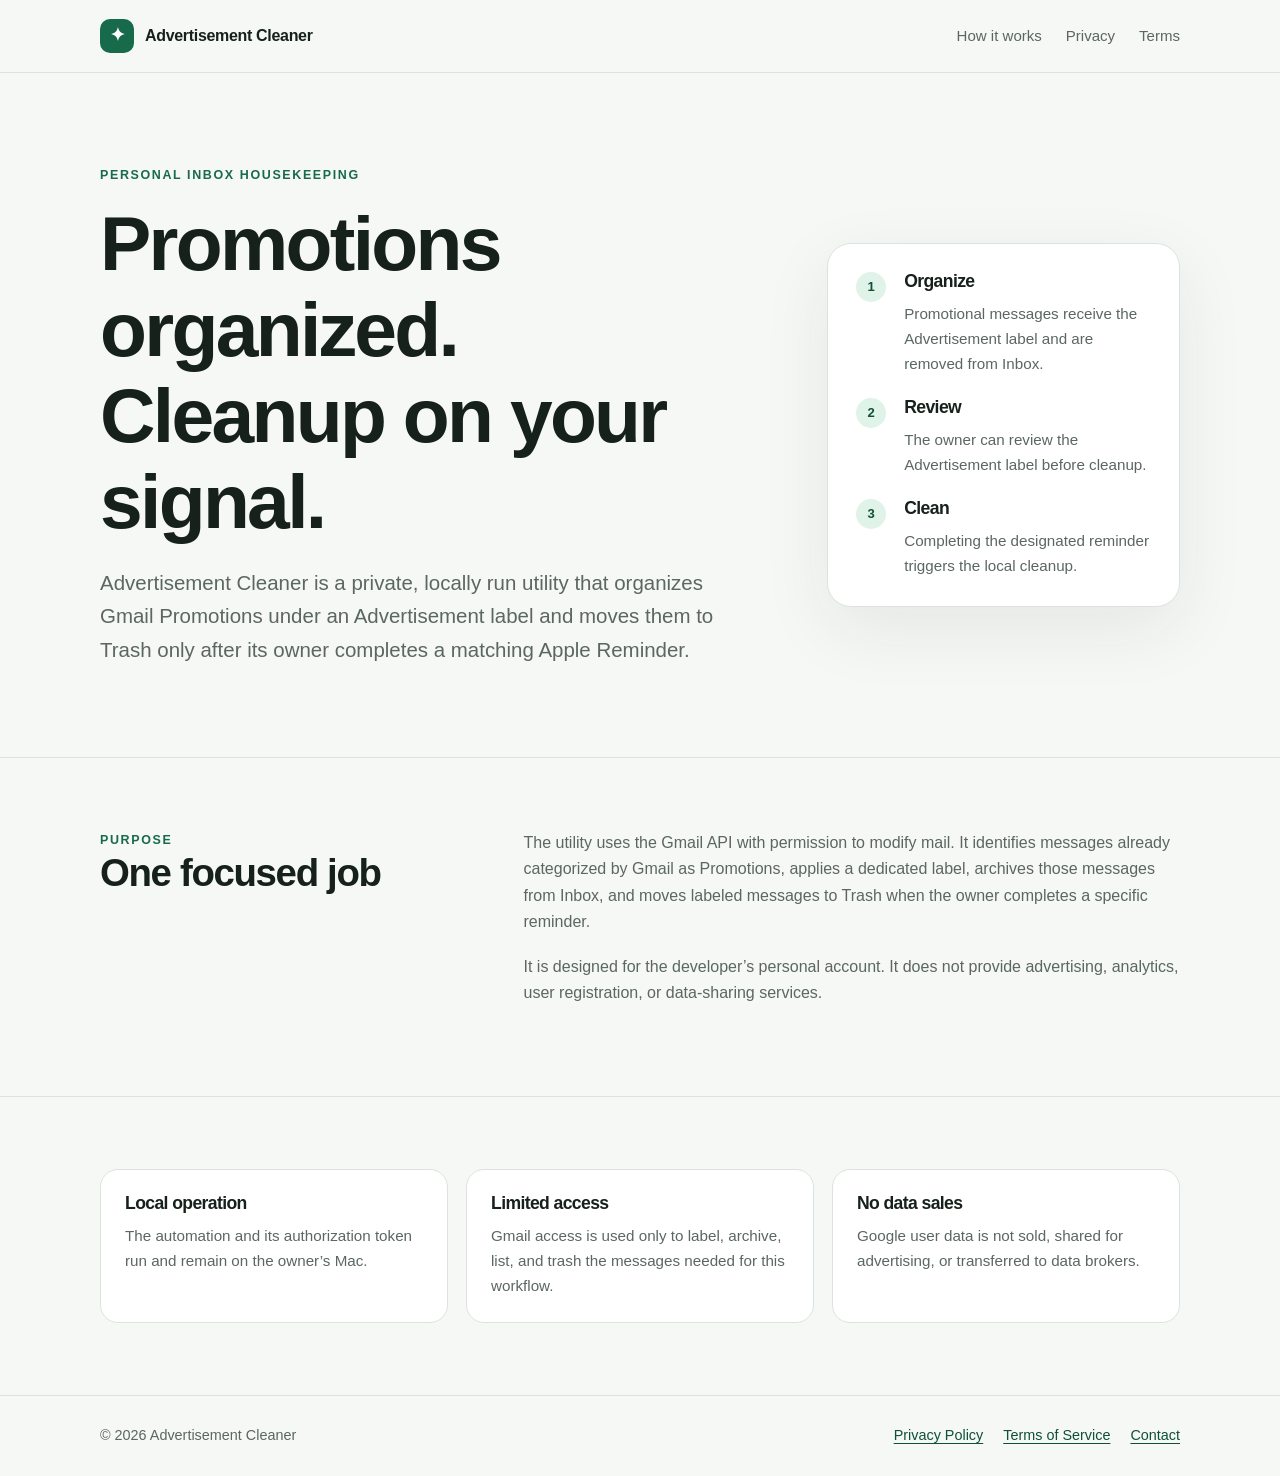
<file: advertisement-cleaner/index.html>
<!doctype html>
<html lang="en">
<head>
  <meta charset="utf-8">
  <meta name="viewport" content="width=device-width, initial-scale=1">
  <title>Advertisement Cleaner</title>
  <meta name="description" content="A personal Gmail housekeeping tool that organizes Promotions and cleans them after an Apple Reminder is completed.">
  <link rel="icon" type="image/svg+xml" href="data:image/svg+xml,%3Csvg xmlns='http://www.w3.org/2000/svg' viewBox='0 0 64 64'%3E%3Crect width='64' height='64' rx='18' fill='%23176b4a'/%3E%3Cpath d='M18 23h28M23 23l2 25h14l2-25M27 18h10' fill='none' stroke='white' stroke-width='5' stroke-linecap='round' stroke-linejoin='round'/%3E%3C/svg%3E">
  <link rel="stylesheet" href="./styles.css">
</head>
<body>
  <header>
    <nav class="shell" aria-label="Primary navigation">
      <a class="brand" href="./"><span class="mark" aria-hidden="true">✦</span> Advertisement Cleaner</a>
      <div class="links"><a href="#how-it-works">How it works</a><a href="./privacy/">Privacy</a><a href="./terms/">Terms</a></div>
    </nav>
  </header>

  <main>
    <section class="hero shell">
      <div>
        <div class="eyebrow">Personal inbox housekeeping</div>
        <h1>Promotions organized. Cleanup on your signal.</h1>
        <p class="lede">Advertisement Cleaner is a private, locally run utility that organizes Gmail Promotions under an Advertisement label and moves them to Trash only after its owner completes a matching Apple Reminder.</p>
      </div>
      <div class="workflow" aria-label="Cleanup workflow">
        <div class="step"><span>1</span><div><h3>Organize</h3><p>Promotional messages receive the Advertisement label and are removed from Inbox.</p></div></div>
        <div class="step"><span>2</span><div><h3>Review</h3><p>The owner can review the Advertisement label before cleanup.</p></div></div>
        <div class="step"><span>3</span><div><h3>Clean</h3><p>Completing the designated reminder triggers the local cleanup.</p></div></div>
      </div>
    </section>

    <section class="section" id="how-it-works">
      <div class="shell section-grid">
        <div><div class="eyebrow">Purpose</div><h2>One focused job</h2></div>
        <div class="section-copy">
          <p>The utility uses the Gmail API with permission to modify mail. It identifies messages already categorized by Gmail as Promotions, applies a dedicated label, archives those messages from Inbox, and moves labeled messages to Trash when the owner completes a specific reminder.</p>
          <p>It is designed for the developer’s personal account. It does not provide advertising, analytics, user registration, or data-sharing services.</p>
        </div>
      </div>
    </section>

    <section class="section">
      <div class="shell cards">
        <article class="card"><h3>Local operation</h3><p>The automation and its authorization token run and remain on the owner’s Mac.</p></article>
        <article class="card"><h3>Limited access</h3><p>Gmail access is used only to label, archive, list, and trash the messages needed for this workflow.</p></article>
        <article class="card"><h3>No data sales</h3><p>Google user data is not sold, shared for advertising, or transferred to data brokers.</p></article>
      </div>
    </section>
  </main>

  <footer><div class="shell footer-row"><span>© 2026 Advertisement Cleaner</span><div class="footer-links"><a href="./privacy/">Privacy Policy</a><a href="./terms/">Terms of Service</a><a href="mailto:amangautam2002@gmail.com">Contact</a></div></div></footer>
</body>
</html>
</file>
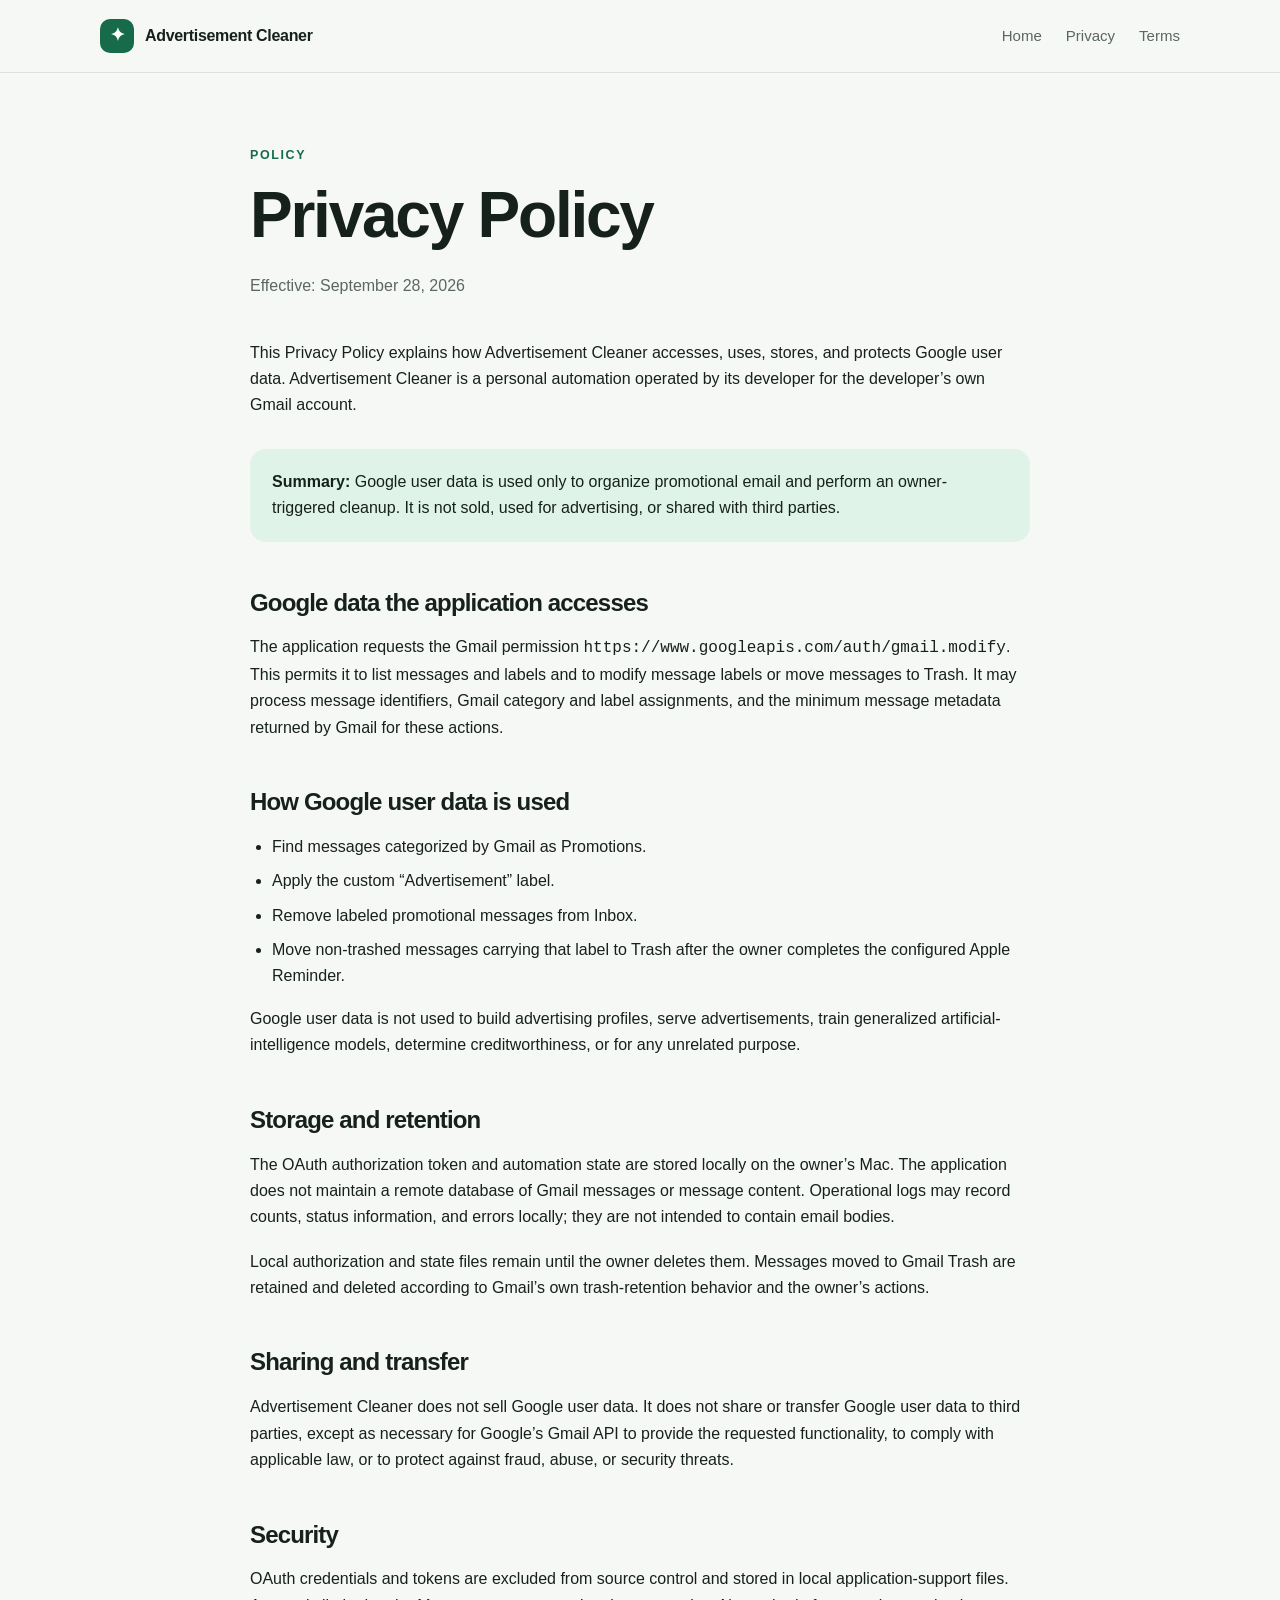
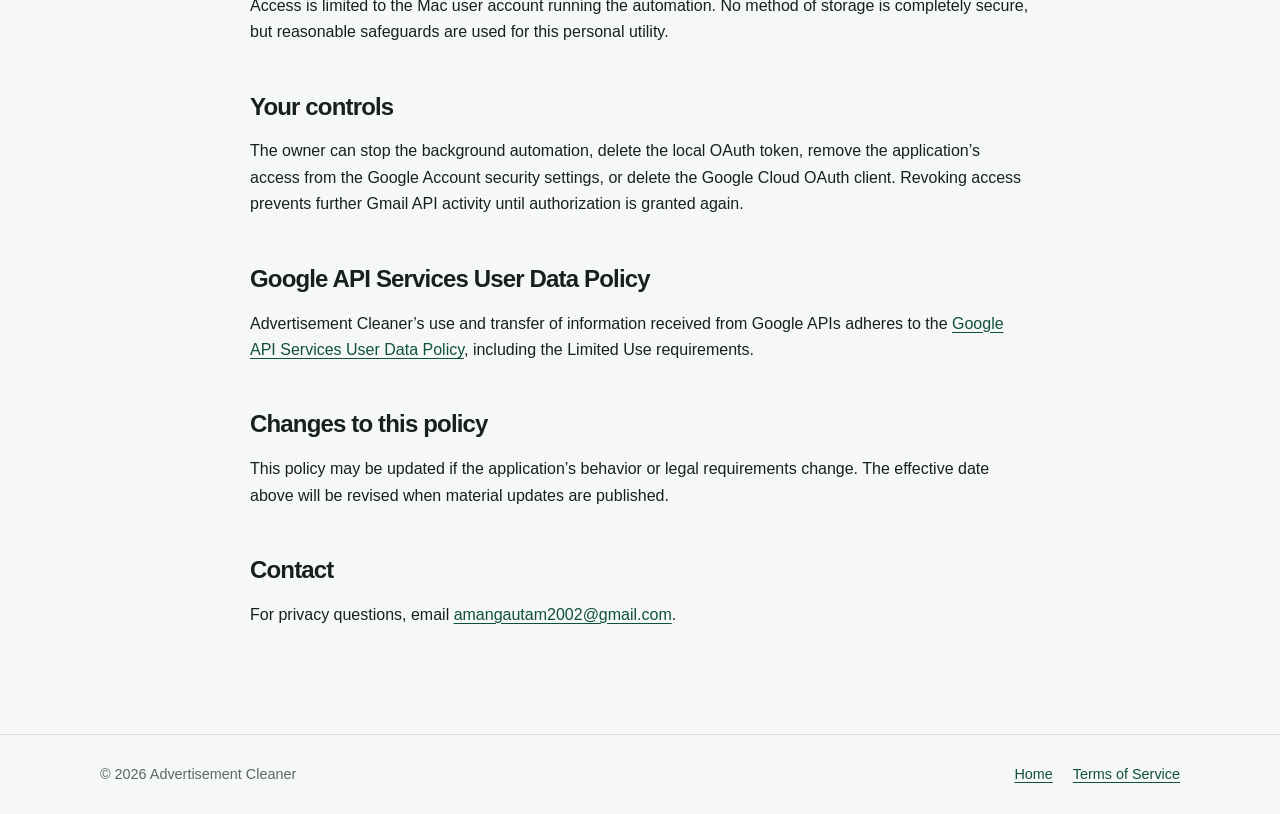
<file: advertisement-cleaner/privacy/index.html>
<!doctype html>
<html lang="en">
<head>
  <meta charset="utf-8">
  <meta name="viewport" content="width=device-width, initial-scale=1">
  <title>Privacy Policy · Advertisement Cleaner</title>
  <meta name="description" content="Privacy Policy for Advertisement Cleaner.">
  <link rel="icon" type="image/svg+xml" href="data:image/svg+xml,%3Csvg xmlns='http://www.w3.org/2000/svg' viewBox='0 0 64 64'%3E%3Crect width='64' height='64' rx='18' fill='%23176b4a'/%3E%3Cpath d='M18 23h28M23 23l2 25h14l2-25M27 18h10' fill='none' stroke='white' stroke-width='5' stroke-linecap='round' stroke-linejoin='round'/%3E%3C/svg%3E">
  <link rel="stylesheet" href="../styles.css">
</head>
<body>
  <header><nav class="shell" aria-label="Primary navigation"><a class="brand" href="../"><span class="mark" aria-hidden="true">✦</span> Advertisement Cleaner</a><div class="links"><a href="../">Home</a><a href="./">Privacy</a><a href="../terms/">Terms</a></div></nav></header>
  <main class="document">
    <div class="eyebrow">Policy</div>
    <h1>Privacy Policy</h1>
    <p class="updated">Effective: September 28, 2026</p>

    <p>This Privacy Policy explains how Advertisement Cleaner accesses, uses, stores, and protects Google user data. Advertisement Cleaner is a personal automation operated by its developer for the developer’s own Gmail account.</p>

    <div class="notice"><strong>Summary:</strong> Google user data is used only to organize promotional email and perform an owner-triggered cleanup. It is not sold, used for advertising, or shared with third parties.</div>

    <h2>Google data the application accesses</h2>
    <p>The application requests the Gmail permission <code>https://www.googleapis.com/auth/gmail.modify</code>. This permits it to list messages and labels and to modify message labels or move messages to Trash. It may process message identifiers, Gmail category and label assignments, and the minimum message metadata returned by Gmail for these actions.</p>

    <h2>How Google user data is used</h2>
    <ul>
      <li>Find messages categorized by Gmail as Promotions.</li>
      <li>Apply the custom “Advertisement” label.</li>
      <li>Remove labeled promotional messages from Inbox.</li>
      <li>Move non-trashed messages carrying that label to Trash after the owner completes the configured Apple Reminder.</li>
    </ul>
    <p>Google user data is not used to build advertising profiles, serve advertisements, train generalized artificial-intelligence models, determine creditworthiness, or for any unrelated purpose.</p>

    <h2>Storage and retention</h2>
    <p>The OAuth authorization token and automation state are stored locally on the owner’s Mac. The application does not maintain a remote database of Gmail messages or message content. Operational logs may record counts, status information, and errors locally; they are not intended to contain email bodies.</p>
    <p>Local authorization and state files remain until the owner deletes them. Messages moved to Gmail Trash are retained and deleted according to Gmail’s own trash-retention behavior and the owner’s actions.</p>

    <h2>Sharing and transfer</h2>
    <p>Advertisement Cleaner does not sell Google user data. It does not share or transfer Google user data to third parties, except as necessary for Google’s Gmail API to provide the requested functionality, to comply with applicable law, or to protect against fraud, abuse, or security threats.</p>

    <h2>Security</h2>
    <p>OAuth credentials and tokens are excluded from source control and stored in local application-support files. Access is limited to the Mac user account running the automation. No method of storage is completely secure, but reasonable safeguards are used for this personal utility.</p>

    <h2>Your controls</h2>
    <p>The owner can stop the background automation, delete the local OAuth token, remove the application’s access from the Google Account security settings, or delete the Google Cloud OAuth client. Revoking access prevents further Gmail API activity until authorization is granted again.</p>

    <h2>Google API Services User Data Policy</h2>
    <p>Advertisement Cleaner’s use and transfer of information received from Google APIs adheres to the <a href="https://developers.google.com/terms/api-services-user-data-policy">Google API Services User Data Policy</a>, including the Limited Use requirements.</p>

    <h2>Changes to this policy</h2>
    <p>This policy may be updated if the application’s behavior or legal requirements change. The effective date above will be revised when material updates are published.</p>

    <h2>Contact</h2>
    <p>For privacy questions, email <a href="mailto:amangautam2002@gmail.com">amangautam2002@gmail.com</a>.</p>
  </main>
  <footer><div class="shell footer-row"><span>© 2026 Advertisement Cleaner</span><div class="footer-links"><a href="../">Home</a><a href="../terms/">Terms of Service</a></div></div></footer>
</body>
</html>
</file>
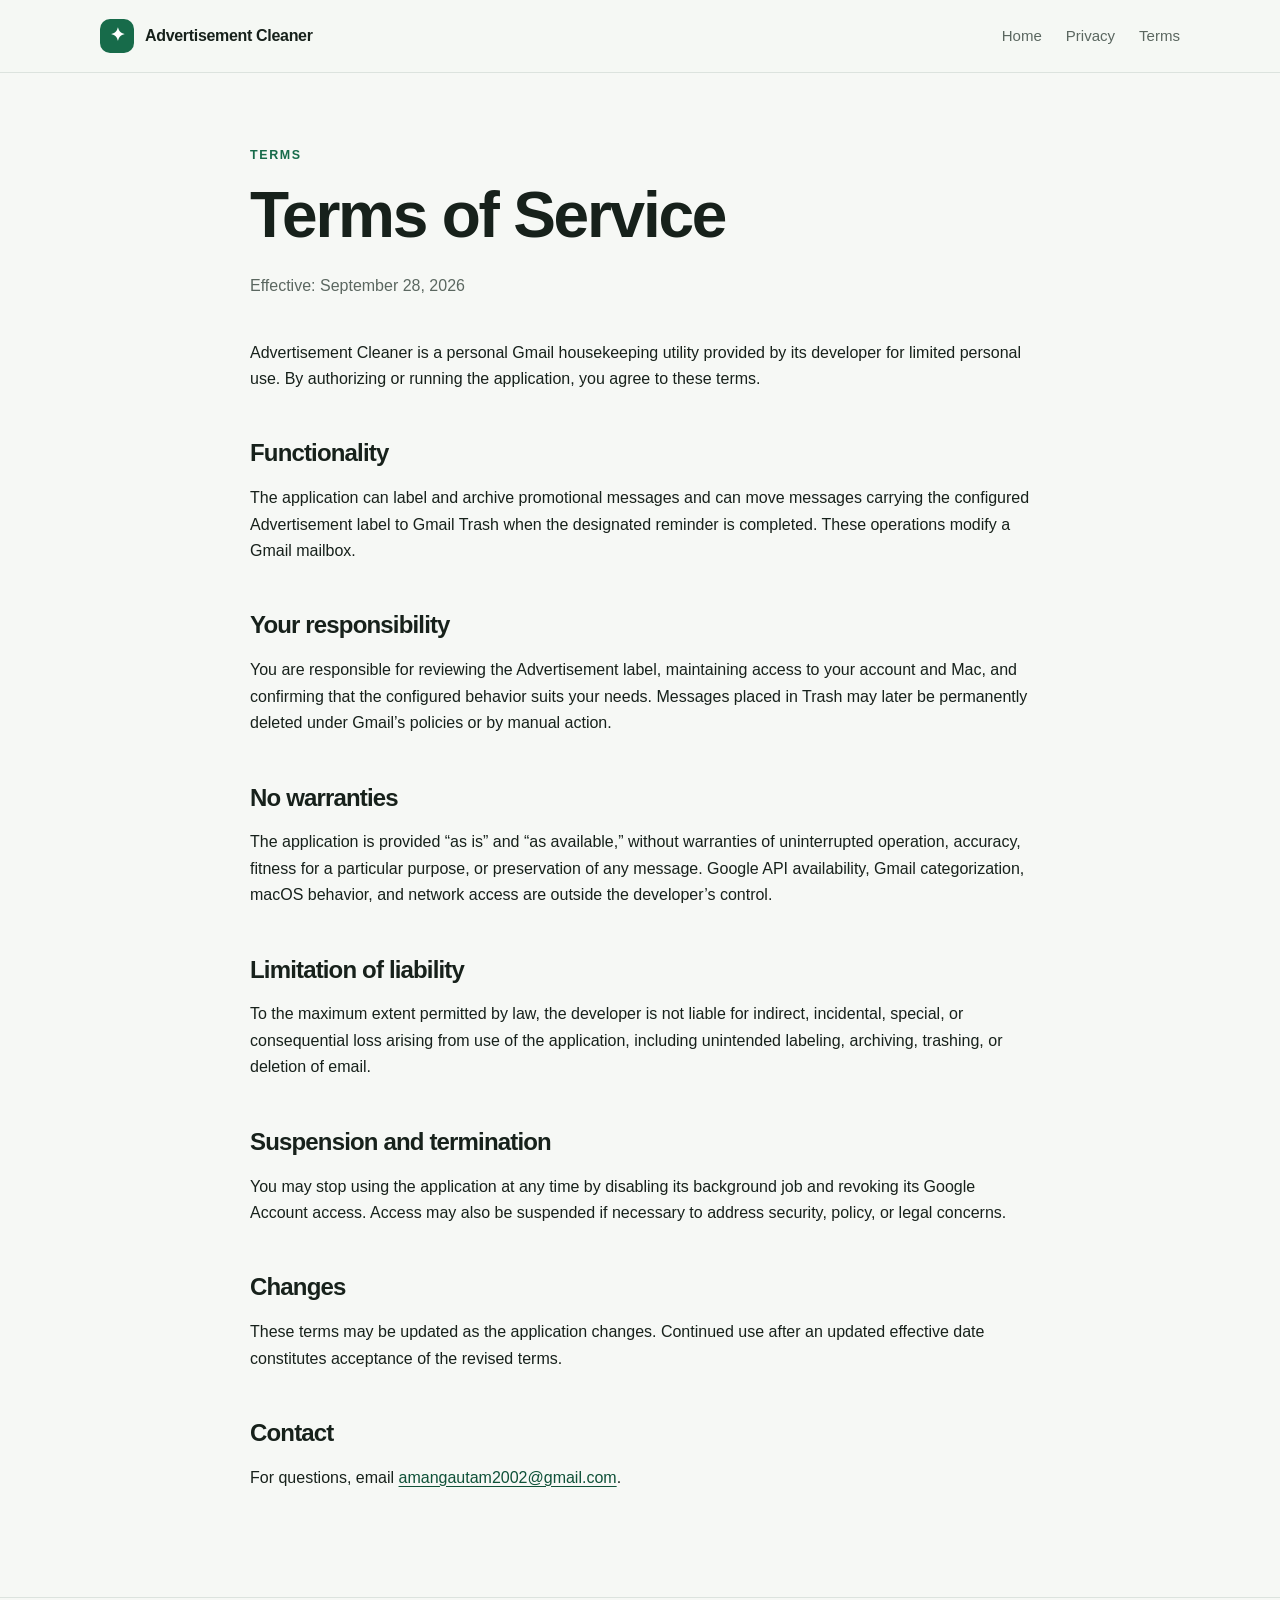
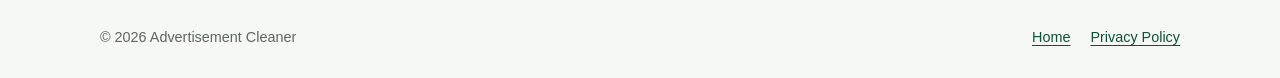
<file: advertisement-cleaner/terms/index.html>
<!doctype html>
<html lang="en">
<head>
  <meta charset="utf-8">
  <meta name="viewport" content="width=device-width, initial-scale=1">
  <title>Terms of Service · Advertisement Cleaner</title>
  <meta name="description" content="Terms of Service for Advertisement Cleaner.">
  <link rel="icon" type="image/svg+xml" href="data:image/svg+xml,%3Csvg xmlns='http://www.w3.org/2000/svg' viewBox='0 0 64 64'%3E%3Crect width='64' height='64' rx='18' fill='%23176b4a'/%3E%3Cpath d='M18 23h28M23 23l2 25h14l2-25M27 18h10' fill='none' stroke='white' stroke-width='5' stroke-linecap='round' stroke-linejoin='round'/%3E%3C/svg%3E">
  <link rel="stylesheet" href="../styles.css">
</head>
<body>
  <header><nav class="shell" aria-label="Primary navigation"><a class="brand" href="../"><span class="mark" aria-hidden="true">✦</span> Advertisement Cleaner</a><div class="links"><a href="../">Home</a><a href="../privacy/">Privacy</a><a href="./">Terms</a></div></nav></header>
  <main class="document">
    <div class="eyebrow">Terms</div>
    <h1>Terms of Service</h1>
    <p class="updated">Effective: September 28, 2026</p>

    <p>Advertisement Cleaner is a personal Gmail housekeeping utility provided by its developer for limited personal use. By authorizing or running the application, you agree to these terms.</p>

    <h2>Functionality</h2>
    <p>The application can label and archive promotional messages and can move messages carrying the configured Advertisement label to Gmail Trash when the designated reminder is completed. These operations modify a Gmail mailbox.</p>

    <h2>Your responsibility</h2>
    <p>You are responsible for reviewing the Advertisement label, maintaining access to your account and Mac, and confirming that the configured behavior suits your needs. Messages placed in Trash may later be permanently deleted under Gmail’s policies or by manual action.</p>

    <h2>No warranties</h2>
    <p>The application is provided “as is” and “as available,” without warranties of uninterrupted operation, accuracy, fitness for a particular purpose, or preservation of any message. Google API availability, Gmail categorization, macOS behavior, and network access are outside the developer’s control.</p>

    <h2>Limitation of liability</h2>
    <p>To the maximum extent permitted by law, the developer is not liable for indirect, incidental, special, or consequential loss arising from use of the application, including unintended labeling, archiving, trashing, or deletion of email.</p>

    <h2>Suspension and termination</h2>
    <p>You may stop using the application at any time by disabling its background job and revoking its Google Account access. Access may also be suspended if necessary to address security, policy, or legal concerns.</p>

    <h2>Changes</h2>
    <p>These terms may be updated as the application changes. Continued use after an updated effective date constitutes acceptance of the revised terms.</p>

    <h2>Contact</h2>
    <p>For questions, email <a href="mailto:amangautam2002@gmail.com">amangautam2002@gmail.com</a>.</p>
  </main>
  <footer><div class="shell footer-row"><span>© 2026 Advertisement Cleaner</span><div class="footer-links"><a href="../">Home</a><a href="../privacy/">Privacy Policy</a></div></div></footer>
</body>
</html>
</file>
<file: advertisement-cleaner/styles.css>
:root {
  color-scheme: light;
  --ink: #17211b;
  --muted: #5b6760;
  --line: #dce3de;
  --paper: #f6f8f5;
  --white: #ffffff;
  --green: #176b4a;
  --green-dark: #0f5138;
  --mint: #dff3e9;
}

* { box-sizing: border-box; }

html { scroll-behavior: smooth; }

body {
  margin: 0;
  background: var(--paper);
  color: var(--ink);
  font-family: Inter, ui-sans-serif, -apple-system, BlinkMacSystemFont, "Segoe UI", sans-serif;
  font-size: 16px;
  line-height: 1.65;
}

a { color: var(--green-dark); text-underline-offset: 3px; }

.shell { width: min(1080px, calc(100% - 40px)); margin: 0 auto; }

header {
  border-bottom: 1px solid var(--line);
  background: rgba(246, 248, 245, 0.94);
}

nav {
  min-height: 72px;
  display: flex;
  align-items: center;
  justify-content: space-between;
  gap: 28px;
}

.brand {
  display: inline-flex;
  align-items: center;
  gap: 11px;
  color: var(--ink);
  font-weight: 760;
  text-decoration: none;
  letter-spacing: -0.02em;
}

.mark {
  width: 34px;
  height: 34px;
  display: grid;
  place-items: center;
  border-radius: 10px;
  background: var(--green);
  color: white;
  font-size: 18px;
}

.links { display: flex; gap: 24px; }
.links a { color: var(--muted); text-decoration: none; font-size: 0.94rem; }
.links a:hover { color: var(--ink); }

main { min-height: calc(100vh - 154px); }

.hero {
  padding: 92px 0 72px;
  display: grid;
  grid-template-columns: minmax(0, 1.3fr) minmax(280px, 0.7fr);
  align-items: center;
  gap: 72px;
}

.eyebrow {
  color: var(--green);
  font-size: 0.78rem;
  font-weight: 800;
  letter-spacing: 0.13em;
  text-transform: uppercase;
}

h1, h2, h3 { line-height: 1.12; letter-spacing: -0.035em; }
h1 { margin: 14px 0 22px; font-size: clamp(2.6rem, 6vw, 5.25rem); max-width: 780px; }
h2 { margin: 0 0 18px; font-size: clamp(1.65rem, 3vw, 2.5rem); }
h3 { margin: 0 0 9px; font-size: 1.1rem; }
p { margin: 0 0 18px; }
.lede { color: var(--muted); font-size: clamp(1.05rem, 2vw, 1.28rem); max-width: 680px; }

.workflow {
  background: var(--white);
  border: 1px solid var(--line);
  border-radius: 24px;
  padding: 28px;
  box-shadow: 0 22px 70px rgba(23, 33, 27, 0.08);
}

.step { display: grid; grid-template-columns: 34px 1fr; gap: 14px; align-items: start; }
.step + .step { margin-top: 22px; }
.step span {
  width: 30px;
  height: 30px;
  display: grid;
  place-items: center;
  border-radius: 50%;
  background: var(--mint);
  color: var(--green-dark);
  font-weight: 800;
  font-size: 0.82rem;
}
.step p { color: var(--muted); font-size: 0.95rem; margin: 2px 0 0; }

.section { padding: 72px 0; border-top: 1px solid var(--line); }
.section-grid { display: grid; grid-template-columns: 0.7fr 1.3fr; gap: 70px; }
.section-copy { color: var(--muted); }

.cards { display: grid; grid-template-columns: repeat(3, 1fr); gap: 18px; }
.card { background: var(--white); border: 1px solid var(--line); border-radius: 18px; padding: 24px; }
.card p { color: var(--muted); font-size: 0.95rem; margin: 0; }

.document { width: min(780px, calc(100% - 40px)); margin: 0 auto; padding: 72px 0 88px; }
.document h1 { font-size: clamp(2.4rem, 5vw, 4rem); }
.document h2 { margin-top: 48px; font-size: 1.5rem; }
.document .updated { color: var(--muted); margin-bottom: 40px; }
.document ul { padding-left: 22px; }
.document li + li { margin-top: 8px; }
.notice { background: var(--mint); border-radius: 16px; padding: 20px 22px; margin: 30px 0; }

footer { border-top: 1px solid var(--line); padding: 28px 0; color: var(--muted); font-size: 0.9rem; }
.footer-row { display: flex; justify-content: space-between; gap: 24px; flex-wrap: wrap; }
.footer-links { display: flex; gap: 20px; }

@media (max-width: 760px) {
  .shell { width: min(100% - 28px, 1080px); }
  nav { min-height: 64px; }
  .links { gap: 14px; }
  .links a:first-child { display: none; }
  .hero { grid-template-columns: 1fr; padding: 64px 0 54px; gap: 38px; }
  .section-grid, .cards { grid-template-columns: 1fr; gap: 20px; }
  .section { padding: 54px 0; }
}
</file>
